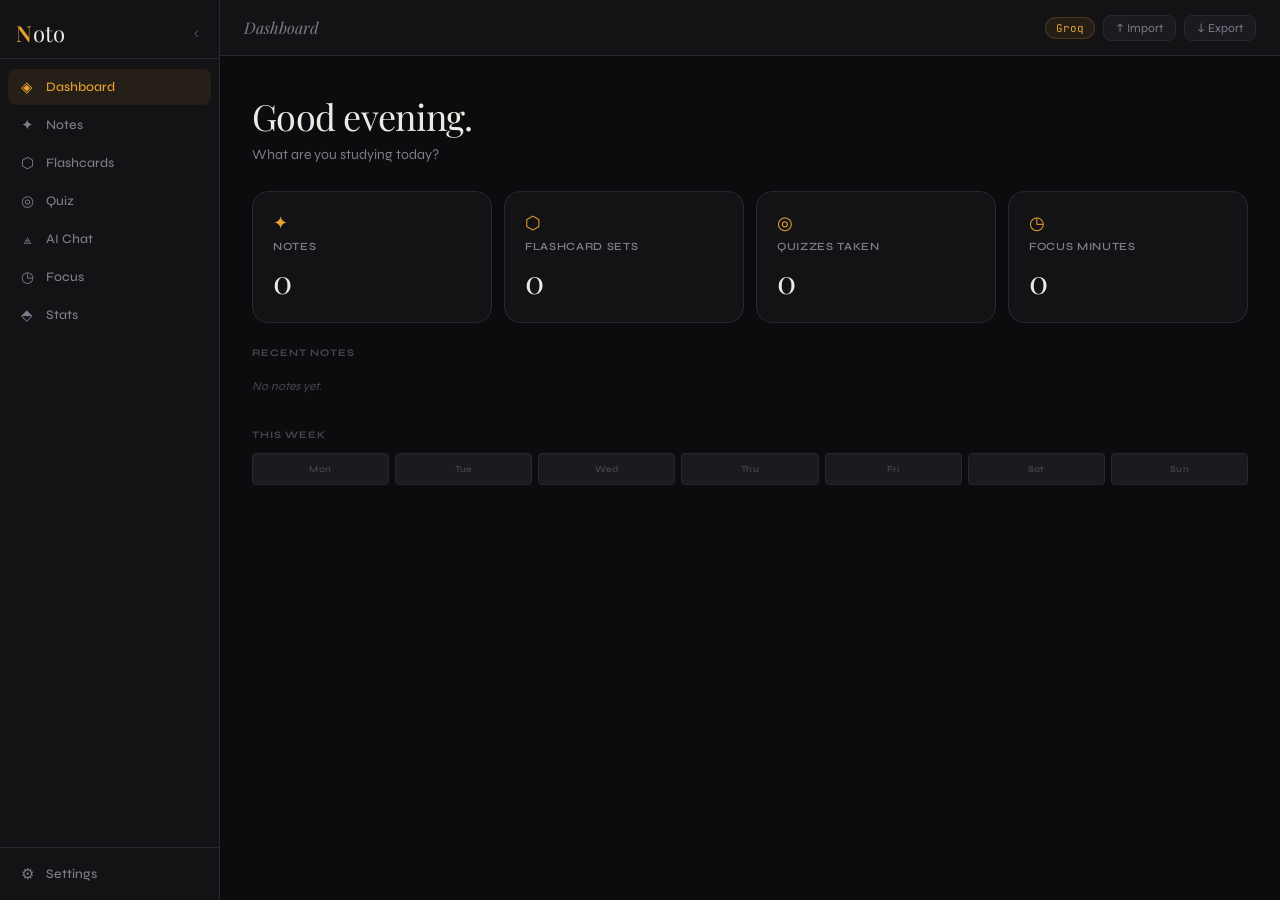
<file: index.html>
<!DOCTYPE html>
<html lang="en">
<head>
  <meta charset="UTF-8"/>
  <meta name="viewport" content="width=device-width, initial-scale=1.0"/>
  <title>Noto — Study Smarter</title>
  <link rel="preconnect" href="https://fonts.googleapis.com"/>
  <link rel="preconnect" href="https://fonts.gstatic.com" crossorigin/>
  <link href="https://fonts.googleapis.com/css2?family=Playfair+Display:ital,wght@0,400;0,600;1,400&family=Syne:wght@400;500;600;700&family=JetBrains+Mono:wght@400;500&display=swap" rel="stylesheet"/>
  <link rel="stylesheet" href="style.css"/>
</head>
<body>

<!-- ░░ SIDEBAR ░░ -->
<aside class="sidebar" id="sidebar">
  <div class="sidebar-top">
    <div class="wordmark">
      <span class="wordmark-n">N</span><span class="wordmark-rest">oto</span>
    </div>
    <button class="sidebar-toggle" id="sidebarToggle" title="Toggle sidebar">‹</button>
  </div>

  <nav class="nav">
    <button class="nav-item active" data-view="dashboard">
      <span class="nav-icon">◈</span><span class="nav-label">Dashboard</span>
    </button>
    <button class="nav-item" data-view="notes">
      <span class="nav-icon">✦</span><span class="nav-label">Notes</span>
    </button>
    <button class="nav-item" data-view="flashcards">
      <span class="nav-icon">⬡</span><span class="nav-label">Flashcards</span>
    </button>
    <button class="nav-item" data-view="quiz">
      <span class="nav-icon">◎</span><span class="nav-label">Quiz</span>
    </button>
    <button class="nav-item" data-view="chat">
      <span class="nav-icon">⟁</span><span class="nav-label">AI Chat</span>
    </button>
    <button class="nav-item" data-view="timer">
      <span class="nav-icon">◷</span><span class="nav-label">Focus</span>
    </button>
    <button class="nav-item" data-view="stats">
      <span class="nav-icon">⬘</span><span class="nav-label">Stats</span>
    </button>
  </nav>

  <div class="sidebar-bottom">
    <button class="nav-item" data-view="settings">
      <span class="nav-icon">⚙</span><span class="nav-label">Settings</span>
    </button>
  </div>
</aside>

<!-- ░░ MAIN ░░ -->
<main class="main" id="main">

  <!-- TOPBAR -->
  <div class="topbar">
    <div class="topbar-left">
      <button class="menu-btn" id="menuBtn">☰</button>
      <span class="view-title" id="viewTitle">Dashboard</span>
    </div>
    <div class="topbar-right">
      <div class="provider-badge" id="providerBadge">Groq</div>
      <button class="topbar-btn" id="importBtn" title="Import data">↑ Import</button>
      <button class="topbar-btn" id="exportBtn" title="Export data">↓ Export</button>
    </div>
  </div>

  <!-- ▸ DASHBOARD -->
  <section class="view active" id="view-dashboard">
    <div class="dash-hero">
      <div class="dash-greeting" id="dashGreeting">Good morning.</div>
      <div class="dash-sub">What are you studying today?</div>
    </div>
    <div class="dash-grid">
      <div class="dash-card" data-goto="notes">
        <div class="dash-card-icon">✦</div>
        <div class="dash-card-label">Notes</div>
        <div class="dash-card-count" id="statNotesCount">0</div>
      </div>
      <div class="dash-card" data-goto="flashcards">
        <div class="dash-card-icon">⬡</div>
        <div class="dash-card-label">Flashcard Sets</div>
        <div class="dash-card-count" id="statSetsCount">0</div>
      </div>
      <div class="dash-card" data-goto="quiz">
        <div class="dash-card-icon">◎</div>
        <div class="dash-card-label">Quizzes Taken</div>
        <div class="dash-card-count" id="statQuizCount">0</div>
      </div>
      <div class="dash-card" data-goto="timer">
        <div class="dash-card-icon">◷</div>
        <div class="dash-card-label">Focus Minutes</div>
        <div class="dash-card-count" id="statFocusCount">0</div>
      </div>
    </div>
    <div class="dash-recent">
      <div class="section-label">Recent Notes</div>
      <div class="recent-list" id="recentNotesList"></div>
    </div>
    <div class="dash-streak">
      <div class="section-label">This Week</div>
      <div class="streak-bar" id="streakBar"></div>
    </div>
  </section>

  <!-- ▸ NOTES -->
  <section class="view" id="view-notes">
    <div class="view-header">
      <h1 class="view-h1">Notes</h1>
      <div class="view-actions">
        <input type="text" class="search-input" id="noteSearch" placeholder="Search notes…"/>
        <button class="btn btn-primary" id="newNoteBtn">+ New Note</button>
      </div>
    </div>

    <div class="notes-layout">
      <!-- Note list -->
      <div class="notes-sidebar" id="notesSidebar">
        <div class="notes-list" id="notesList"></div>
      </div>
      <!-- Note editor -->
      <div class="note-editor" id="noteEditor">
        <div class="note-editor-empty" id="noteEditorEmpty">
          <span>✦</span>
          <p>Select a note or create a new one</p>
        </div>
        <div class="note-editor-active" id="noteEditorActive" style="display:none;">
          <input type="text" class="note-title-input" id="noteTitleInput" placeholder="Note title…"/>
          <div class="note-meta" id="noteMeta"></div>
          <textarea class="note-body-input" id="noteBodyInput" placeholder="Start writing…"></textarea>
          <div class="note-editor-bar">
            <button class="btn btn-ghost btn-sm" id="aiSummariseNoteBtn">✦ Summarise</button>
            <button class="btn btn-ghost btn-sm" id="noteToCardsBtn">⬡ Make Cards</button>
            <button class="btn btn-danger btn-sm" id="deleteNoteBtn">Delete</button>
          </div>
          <div class="ai-result-box" id="noteAiResult" style="display:none;"></div>
        </div>
      </div>
    </div>

    <!-- PDF Upload area -->
    <div class="pdf-drop-zone" id="pdfDropZone">
      <div class="pdf-drop-inner">
        <span class="pdf-drop-icon">⬆</span>
        <span>Drop a PDF or text file here to import as a note</span>
        <input type="file" id="pdfInput" accept=".pdf,.txt,.md" style="display:none;"/>
        <button class="btn btn-ghost btn-sm" id="pdfBrowseBtn">Browse file</button>
      </div>
    </div>
  </section>

  <!-- ▸ FLASHCARDS -->
  <section class="view" id="view-flashcards">
    <div class="view-header">
      <h1 class="view-h1">Flashcards</h1>
      <button class="btn btn-primary" id="generateCardsBtn">✦ Generate from Note</button>
    </div>

    <div class="fc-layout">
      <!-- Sets list -->
      <div class="fc-sets-panel">
        <div class="section-label">Your Sets</div>
        <div class="fc-sets-list" id="fcSetsList">
          <div class="empty-hint">No sets yet. Generate cards from a note.</div>
        </div>
      </div>

      <!-- Card viewer -->
      <div class="fc-viewer" id="fcViewer">
        <div class="fc-viewer-empty">
          <span>⬡</span>
          <p>Select a set to study</p>
        </div>
        <div class="fc-viewer-active" id="fcViewerActive" style="display:none;">
          <div class="fc-set-title" id="fcSetTitle"></div>
          <div class="fc-card-wrap">
            <div class="fc-card" id="fcCard">
              <div class="fc-card-inner">
                <div class="fc-card-front" id="fcCardFront"></div>
                <div class="fc-card-back" id="fcCardBack"></div>
              </div>
            </div>
          </div>
          <p class="fc-flip-hint">Click card to flip</p>
          <div class="fc-nav">
            <button class="btn btn-ghost" id="fcPrev">‹ Prev</button>
            <span class="fc-counter" id="fcCounter">1 / 1</span>
            <button class="btn btn-ghost" id="fcNext">Next ›</button>
          </div>
          <div class="fc-actions">
            <button class="btn btn-ghost btn-sm" id="fcExportBtn">⬇ Export</button>
            <button class="btn btn-danger btn-sm" id="fcDeleteSetBtn">Delete Set</button>
          </div>
        </div>
      </div>
    </div>

    <!-- Generate modal -->
    <div class="modal-overlay" id="genCardsModal" style="display:none;">
      <div class="modal">
        <div class="modal-title">Generate Flashcards</div>
        <div class="modal-label">Pick a note to generate from</div>
        <select class="modal-select" id="genCardsNoteSelect"></select>
        <div class="modal-label">Number of cards</div>
        <div class="modal-pills" id="cardCountPills">
          <button class="pill active" data-n="5">5</button>
          <button class="pill" data-n="10">10</button>
          <button class="pill" data-n="15">15</button>
        </div>
        <div class="modal-actions">
          <button class="btn btn-ghost" id="genCardsCancel">Cancel</button>
          <button class="btn btn-primary" id="genCardsConfirm">✦ Generate</button>
        </div>
        <div class="modal-status" id="genCardsStatus"></div>
      </div>
    </div>
  </section>

  <!-- ▸ QUIZ -->
  <section class="view" id="view-quiz">
    <div class="view-header">
      <h1 class="view-h1">Quiz</h1>
      <button class="btn btn-primary" id="startQuizBtn">✦ New Quiz</button>
    </div>

    <div class="quiz-layout">
      <div class="quiz-history-panel">
        <div class="section-label">Past Quizzes</div>
        <div class="quiz-history-list" id="quizHistoryList">
          <div class="empty-hint">No quizzes yet.</div>
        </div>
      </div>

      <div class="quiz-main-panel" id="quizMainPanel">
        <div class="quiz-idle">
          <span>◎</span>
          <p>Start a quiz to test your knowledge</p>
        </div>
        <div class="quiz-active" id="quizActive" style="display:none;">
          <div class="quiz-progress-bar"><div id="quizProgressFill"></div></div>
          <div class="quiz-q-num" id="quizQNum"></div>
          <div class="quiz-question" id="quizQuestion"></div>
          <div class="quiz-options" id="quizOptions"></div>
          <div class="quiz-feedback" id="quizFeedback"></div>
          <button class="btn btn-primary" id="quizNextBtn" style="display:none;">Next →</button>
          <div class="quiz-score-card" id="quizScoreCard" style="display:none;">
            <div class="quiz-score-num" id="quizScoreNum"></div>
            <div class="quiz-score-msg" id="quizScoreMsg"></div>
            <button class="btn btn-ghost" id="quizExportBtn">⬇ Export</button>
          </div>
        </div>
      </div>
    </div>

    <!-- Quiz setup modal -->
    <div class="modal-overlay" id="quizSetupModal" style="display:none;">
      <div class="modal">
        <div class="modal-title">New Quiz</div>
        <div class="modal-label">Source</div>
        <select class="modal-select" id="quizSourceSelect">
          <option value="note">From a Note</option>
          <option value="cards">From a Flashcard Set</option>
        </select>
        <div id="quizNoteRow">
          <div class="modal-label">Pick Note</div>
          <select class="modal-select" id="quizNoteSelect"></select>
        </div>
        <div id="quizCardsRow" style="display:none;">
          <div class="modal-label">Pick Set</div>
          <select class="modal-select" id="quizCardsSelect"></select>
        </div>
        <div class="modal-label">Questions</div>
        <div class="modal-pills" id="quizCountPills">
          <button class="pill active" data-n="5">5</button>
          <button class="pill" data-n="10">10</button>
        </div>
        <div class="modal-actions">
          <button class="btn btn-ghost" id="quizSetupCancel">Cancel</button>
          <button class="btn btn-primary" id="quizSetupConfirm">Start Quiz</button>
        </div>
        <div class="modal-status" id="quizSetupStatus"></div>
      </div>
    </div>
  </section>

  <!-- ▸ AI CHAT -->
  <section class="view" id="view-chat">
    <div class="view-header">
      <h1 class="view-h1">AI Chat</h1>
      <div class="view-actions">
        <select class="select-input" id="chatContextSelect">
          <option value="">No context (general)</option>
        </select>
        <button class="btn btn-ghost btn-sm" id="clearChatBtn">Clear</button>
      </div>
    </div>
    <div class="chat-layout">
      <div class="chat-messages" id="chatMessages">
        <div class="chat-welcome">
          <span class="chat-welcome-icon">⟁</span>
          <p>Ask anything. Attach a note as context for smarter answers.</p>
        </div>
      </div>
      <div class="chat-input-row">
        <textarea class="chat-input" id="chatInput" placeholder="Ask a question…" rows="1"></textarea>
        <button class="btn btn-primary chat-send" id="chatSendBtn">Send</button>
      </div>
    </div>
  </section>

  <!-- ▸ FOCUS TIMER -->
  <section class="view" id="view-timer">
    <div class="view-header">
      <h1 class="view-h1">Focus Timer</h1>
    </div>
    <div class="timer-layout">
      <div class="timer-ring-wrap">
        <svg class="timer-ring" viewBox="0 0 200 200">
          <circle class="ring-bg" cx="100" cy="100" r="88"/>
          <circle class="ring-fg" id="ringFg" cx="100" cy="100" r="88"
                  stroke-dasharray="553" stroke-dashoffset="0"/>
        </svg>
        <div class="timer-center">
          <div class="timer-display" id="timerDisplay">25:00</div>
          <div class="timer-label" id="timerLabel">Focus</div>
        </div>
      </div>

      <div class="timer-controls">
        <button class="btn btn-ghost timer-ctrl" id="timerReset">↺ Reset</button>
        <button class="btn btn-primary timer-ctrl timer-main" id="timerToggle">Start</button>
        <button class="btn btn-ghost timer-ctrl" id="timerSkip">Skip ⏭</button>
      </div>

      <div class="timer-sessions">
        <div class="section-label">Session</div>
        <div class="session-dots" id="sessionDots">
          <span class="dot"></span><span class="dot"></span>
          <span class="dot"></span><span class="dot"></span>
        </div>
      </div>

      <div class="timer-modes">
        <button class="pill active" data-mode="pomodoro" data-focus="25" data-break="5">Pomodoro 25/5</button>
        <button class="pill" data-mode="short" data-focus="15" data-break="3">Short 15/3</button>
        <button class="pill" data-mode="deep" data-focus="50" data-break="10">Deep Work 50/10</button>
      </div>

      <div class="timer-today">
        <div class="section-label">Today</div>
        <div class="timer-today-stat"><span id="todayFocusMin">0</span> min focused · <span id="todaySessions">0</span> sessions</div>
      </div>
    </div>
  </section>

  <!-- ▸ STATS -->
  <section class="view" id="view-stats">
    <div class="view-header">
      <h1 class="view-h1">Stats</h1>
    </div>
    <div class="stats-grid">
      <div class="stat-card">
        <div class="stat-card-label">Total Notes</div>
        <div class="stat-card-num" id="s-notes">0</div>
      </div>
      <div class="stat-card">
        <div class="stat-card-label">Flashcard Sets</div>
        <div class="stat-card-num" id="s-sets">0</div>
      </div>
      <div class="stat-card">
        <div class="stat-card-label">Total Cards</div>
        <div class="stat-card-num" id="s-cards">0</div>
      </div>
      <div class="stat-card">
        <div class="stat-card-label">Quizzes Taken</div>
        <div class="stat-card-num" id="s-quizzes">0</div>
      </div>
      <div class="stat-card">
        <div class="stat-card-label">Avg Quiz Score</div>
        <div class="stat-card-num" id="s-avg">—</div>
      </div>
      <div class="stat-card">
        <div class="stat-card-label">Focus Minutes</div>
        <div class="stat-card-num" id="s-focus">0</div>
      </div>
    </div>

    <div class="stats-section">
      <div class="section-label">Quiz History</div>
      <div class="stats-quiz-list" id="statsQuizList"></div>
    </div>

    <div class="stats-section">
      <div class="section-label">Study Activity (Last 7 Days)</div>
      <div class="activity-chart" id="activityChart"></div>
    </div>
  </section>

  <!-- ▸ SETTINGS -->
  <section class="view" id="view-settings">
    <div class="view-header">
      <h1 class="view-h1">Settings</h1>
    </div>
    <div class="settings-layout">

      <div class="settings-group">
        <div class="settings-group-title">AI Provider</div>
        <div class="provider-grid">
          <button class="provider-btn active" data-provider="groq">
            <span class="provider-name">Groq</span>
            <span class="provider-sub">Free · Fast · EU OK</span>
          </button>
          <button class="provider-btn" data-provider="openai">
            <span class="provider-name">OpenAI</span>
            <span class="provider-sub">GPT-4o mini</span>
          </button>
          <button class="provider-btn" data-provider="anthropic">
            <span class="provider-name">Claude</span>
            <span class="provider-sub">Haiku 3.5</span>
          </button>
          <button class="provider-btn" data-provider="cohere">
            <span class="provider-name">Cohere</span>
            <span class="provider-sub">Command R · Free tier</span>
          </button>
        </div>
        <div class="settings-key-row">
          <label class="settings-label" id="settingsKeyLabel">Groq API Key</label>
          <a class="settings-link" id="settingsKeyLink" href="https://console.groq.com" target="_blank">Get free key ↗</a>
        </div>
        <input type="password" class="text-input" id="settingsKeyInput" placeholder="Paste your API key…" autocomplete="off"/>
        <div class="settings-security">🔒 Stored only in your browser — never sent anywhere except the chosen provider.</div>
        <button class="btn btn-primary" id="settingsSaveKey">Save Key</button>
        <div class="settings-status" id="settingsKeyStatus"></div>
      </div>

      <div class="settings-group">
        <div class="settings-group-title">Data</div>
        <div class="settings-row">
          <div>
            <div class="settings-label">Export all data</div>
            <div class="settings-hint">Download a JSON backup of all your notes, cards and stats.</div>
          </div>
          <button class="btn btn-ghost" id="exportAllBtn">⬇ Export</button>
        </div>
        <div class="settings-row">
          <div>
            <div class="settings-label">Import data</div>
            <div class="settings-hint">Restore from a Noto JSON backup.</div>
          </div>
          <button class="btn btn-ghost" id="importAllBtn">↑ Import</button>
          <input type="file" id="importFileInput" accept=".json" style="display:none;"/>
        </div>
        <div class="settings-row danger-row">
          <div>
            <div class="settings-label">Clear all data</div>
            <div class="settings-hint">Permanently delete everything stored in Noto.</div>
          </div>
          <button class="btn btn-danger" id="clearAllBtn">Clear</button>
        </div>
      </div>

    </div>
  </section>

</main>

<!-- ░░ EXPORT FORMAT MODAL ░░ -->
<div class="modal-overlay" id="exportFmtModal" style="display:none;">
  <div class="modal">
    <div class="modal-title">Export format</div>
    <div class="modal-options">
      <button class="modal-opt" data-fmt="txt">📄 Text (.txt)</button>
      <button class="modal-opt" data-fmt="csv">📊 CSV (.csv)</button>
      <button class="modal-opt" data-fmt="json">🗂 JSON (.json)</button>
      <button class="modal-opt" data-fmt="md">✍ Markdown (.md)</button>
    </div>
    <button class="btn btn-ghost btn-sm full" id="exportFmtCancel">Cancel</button>
  </div>
</div>

<script src="app.js"></script>
</body>
</html>
</file>
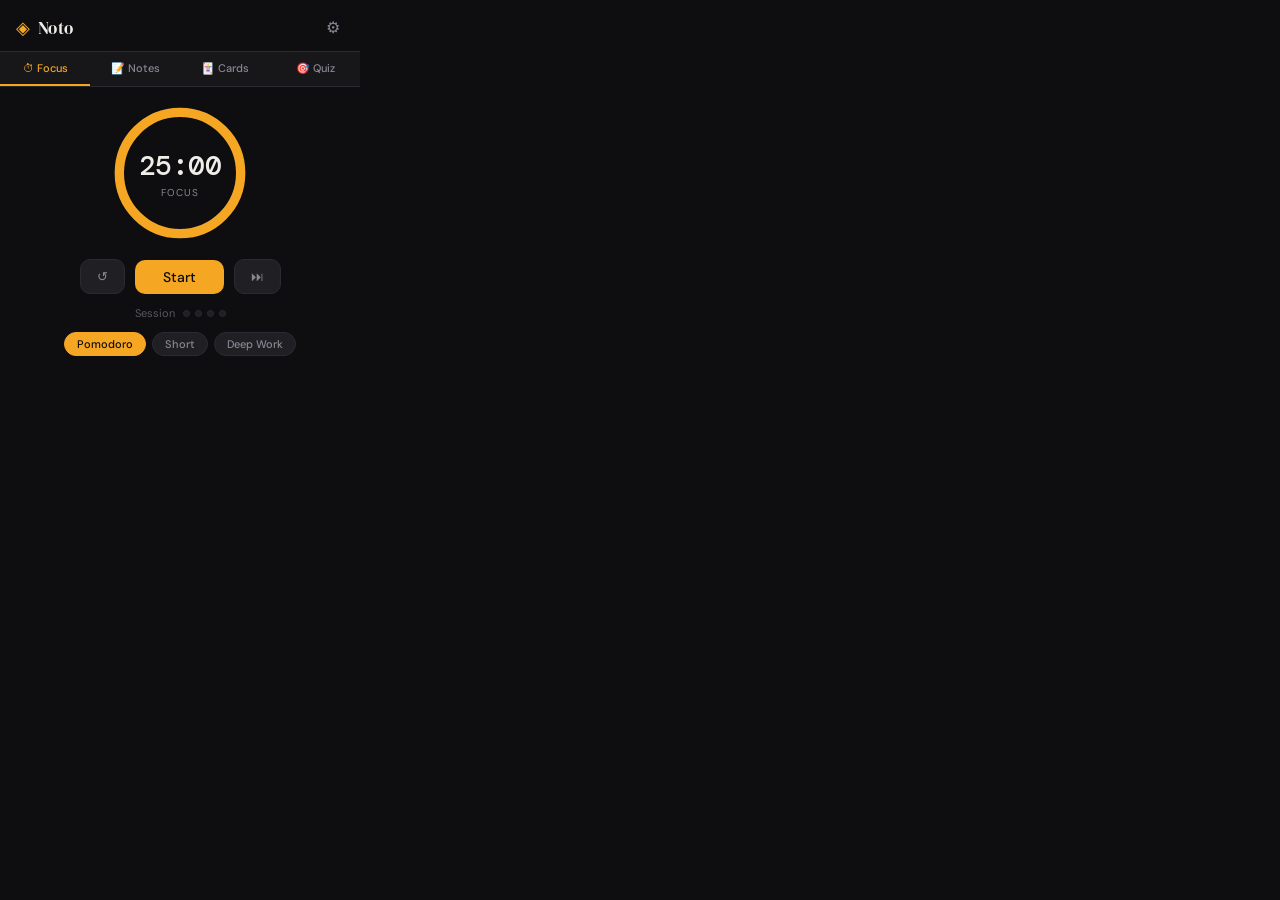
<file: extension/popup.html>
<!DOCTYPE html>
<html lang="en">
<head>
  <meta charset="UTF-8" />
  <meta name="viewport" content="width=device-width, initial-scale=1.0" />
  <title>Noto</title>
  <link rel="preconnect" href="https://fonts.googleapis.com" />
  <link rel="preconnect" href="https://fonts.gstatic.com" crossorigin />
  <link href="https://fonts.googleapis.com/css2?family=DM+Serif+Display:ital@0;1&family=DM+Mono:wght@400;500&family=DM+Sans:wght@300;400;500;600&display=swap" rel="stylesheet" />
  <link rel="stylesheet" href="popup.css" />
</head>
<body>
  <div class="shell">

    <!-- Header -->
    <header class="header">
      <div class="logo">
        <span class="logo-icon">◈</span>
        <span class="logo-text">Noto</span>
      </div>
      <button class="settings-btn" id="settingsBtn" title="Settings">⚙</button>
    </header>

    <!-- Settings Panel -->
    <div class="panel" id="settingsPanel" style="display:none;">
      <div class="panel-title">AI Provider</div>

      <div class="provider-grid">
        <button class="provider-btn active" data-provider="groq">
          <span class="provider-name">Groq</span>
          <span class="provider-sub">Free · Fast</span>
        </button>
        <button class="provider-btn" data-provider="openai">
          <span class="provider-name">OpenAI</span>
          <span class="provider-sub">GPT-4o mini</span>
        </button>
        <button class="provider-btn" data-provider="anthropic">
          <span class="provider-name">Claude</span>
          <span class="provider-sub">Haiku 3.5</span>
        </button>
        <button class="provider-btn" data-provider="cohere">
          <span class="provider-name">Cohere</span>
          <span class="provider-sub">Command R</span>
        </button>
      </div>

      <div class="key-row">
        <label class="key-label" id="keyLabel">Groq API Key</label>
        <a class="key-link" id="keyLink" href="https://console.groq.com" target="_blank">Get key ↗</a>
      </div>
      <input type="password" id="apiKeyInput" class="text-input" placeholder="Paste your API key…" autocomplete="off" />
      <div class="key-security-note">🔒 Stored only on your device — never shared.</div>
      <button class="btn btn-primary" id="saveKeyBtn">Save Key</button>
      <div class="status-msg" id="keyStatus"></div>
    </div>

    <!-- Nav Tabs -->
    <nav class="tabs">
      <button class="tab active" data-tab="timer">⏱ Focus</button>
      <button class="tab" data-tab="notes">📝 Notes</button>
      <button class="tab" data-tab="flashcards">🃏 Cards</button>
      <button class="tab" data-tab="quiz">🎯 Quiz</button>
    </nav>

    <!-- ── TAB: TIMER ── -->
    <div class="tab-content active" id="tab-timer">
      <div class="timer-ring-wrap">
        <svg class="timer-ring" viewBox="0 0 120 120">
          <circle class="ring-bg" cx="60" cy="60" r="52"/>
          <circle class="ring-fg" id="ringFg" cx="60" cy="60" r="52"
                  stroke-dasharray="326.7" stroke-dashoffset="0"/>
        </svg>
        <div class="timer-center">
          <div class="timer-display" id="timerDisplay">25:00</div>
          <div class="timer-label" id="timerLabel">Focus</div>
        </div>
      </div>
      <div class="timer-controls">
        <button class="btn btn-ghost" id="timerReset">↺</button>
        <button class="btn btn-primary timer-big" id="timerToggle">Start</button>
        <button class="btn btn-ghost" id="timerSkip">⏭</button>
      </div>
      <div class="session-row">
        <span class="session-label">Session</span>
        <div class="session-dots" id="sessionDots">
          <span class="dot"></span><span class="dot"></span>
          <span class="dot"></span><span class="dot"></span>
        </div>
      </div>
      <div class="mode-pills">
        <button class="pill active" data-mode="pomodoro" data-focus="25" data-break="5">Pomodoro</button>
        <button class="pill" data-mode="short" data-focus="15" data-break="3">Short</button>
        <button class="pill" data-mode="deep" data-focus="50" data-break="10">Deep Work</button>
      </div>
    </div>

    <!-- ── TAB: NOTES ── -->
    <div class="tab-content" id="tab-notes">
      <div class="notes-toolbar">
        <button class="btn btn-ghost btn-sm" id="clearNotesBtn">Clear</button>
        <button class="btn btn-ghost btn-sm" id="exportNotesBtn">⬇ Export</button>
      </div>
      <div class="notes-list" id="notesList">
        <div class="empty-state">
          <span>📋</span>
          <p>Highlight text on any page, then right-click → <em>Save to Noto</em></p>
        </div>
      </div>
      <div class="notes-add-row">
        <input type="text" class="text-input" id="manualNoteInput" placeholder="Type a note..." />
        <button class="btn btn-primary btn-sm" id="addNoteBtn">Add</button>
      </div>
    </div>

    <!-- ── TAB: FLASHCARDS ── -->
    <div class="tab-content" id="tab-flashcards">
      <div class="ai-source-row">
        <span class="ai-label">Generate from</span>
        <div class="source-pills">
          <button class="pill active" data-source="selection">Selection</button>
          <button class="pill" data-source="notes">My Notes</button>
        </div>
      </div>
      <div class="ai-hint" id="fcHint">Select text on a page, then generate cards.</div>
      <button class="btn btn-primary full" id="generateCardsBtn">
        <span id="generateCardsBtnLabel">✦ Generate Flashcards</span>
      </button>
      <div id="flashcardsArea" style="display:none;">
        <div class="card-nav">
          <button class="btn btn-ghost btn-sm" id="prevCard">‹</button>
          <span class="card-counter" id="cardCounter">1 / 1</span>
          <button class="btn btn-ghost btn-sm" id="nextCard">›</button>
        </div>
        <div class="flashcard" id="flashcard">
          <div class="flashcard-inner" id="flashcardInner">
            <div class="flashcard-front" id="flashcardFront"></div>
            <div class="flashcard-back" id="flashcardBack"></div>
          </div>
        </div>
        <p class="flip-hint">Click card to flip</p>
        <button class="btn btn-ghost btn-sm full" id="exportCardsBtn">⬇ Download Flashcards</button>
      </div>
      <div class="ai-status" id="fcStatus"></div>
    </div>

    <!-- ── TAB: QUIZ ── -->
    <div class="tab-content" id="tab-quiz">
      <div class="ai-source-row">
        <span class="ai-label">Quiz from</span>
        <div class="source-pills">
          <button class="pill active" data-source="page">This Page</button>
          <button class="pill" data-source="notes">My Notes</button>
        </div>
      </div>
      <button class="btn btn-primary full" id="generateQuizBtn">
        <span id="generateQuizBtnLabel">✦ Generate Quiz</span>
      </button>
      <div id="quizArea" style="display:none;">
        <div class="quiz-progress-bar"><div id="quizProgressFill"></div></div>
        <div class="quiz-q-num" id="quizQNum">Question 1 of 5</div>
        <div class="quiz-question" id="quizQuestion"></div>
        <div class="quiz-options" id="quizOptions"></div>
        <div class="quiz-feedback" id="quizFeedback"></div>
        <button class="btn btn-primary full" id="quizNextBtn" style="display:none;">Next →</button>
        <div class="quiz-score" id="quizScore" style="display:none;"></div>
        <button class="btn btn-ghost btn-sm full" id="exportQuizBtn" style="display:none;">⬇ Download Quiz</button>
      </div>
      <div class="ai-status" id="quizStatus"></div>
    </div>

    <!-- ── EXPORT MODAL ── -->
    <div class="modal-overlay" id="exportModal" style="display:none;">
      <div class="modal">
        <div class="modal-title">Download as…</div>
        <div class="modal-options">
          <button class="modal-opt" data-fmt="txt">📄 Text (.txt)</button>
          <button class="modal-opt" data-fmt="csv">📊 CSV (.csv)</button>
          <button class="modal-opt" data-fmt="json">🗂 JSON (.json)</button>
          <button class="modal-opt" data-fmt="md">✍ Markdown (.md)</button>
        </div>
        <button class="btn btn-ghost btn-sm full" id="modalCancel">Cancel</button>
      </div>
    </div>

  </div>
  <script src="popup.js"></script>
</body>
</html>
</file>
<file: style.css>
/* ═══════════════════════════════════════════════════════
   Noto — style.css
   Refined editorial dark · Playfair + Syne · Amber accent
═══════════════════════════════════════════════════════ */

:root {
  --bg:        #0c0c0e;
  --surface:   #131316;
  --surface2:  #1a1a1f;
  --surface3:  #222228;
  --border:    #27272e;
  --border2:   #333340;
  --accent:    #e8a030;
  --accent2:   #d4881a;
  --accent-bg: rgba(232,160,48,0.08);
  --text:      #edeae4;
  --text2:     #7e7b8a;
  --text3:     #48464f;
  --green:     #4db87a;
  --red:       #d95f5f;
  --radius:    10px;
  --radius-lg: 16px;
  --font:      'Syne', sans-serif;
  --font-d:    'Playfair Display', serif;
  --font-m:    'JetBrains Mono', monospace;
  --sidebar-w: 220px;
  --topbar-h:  56px;
}

/* ─── Reset ── */
*, *::before, *::after { box-sizing: border-box; margin: 0; padding: 0; }
html, body { height: 100%; overflow: hidden; }
body {
  background: var(--bg); color: var(--text);
  font-family: var(--font); font-size: 14px;
  display: flex;
  -webkit-font-smoothing: antialiased;
}

/* ═══════════════════════════════════════════════════════
   SIDEBAR
═══════════════════════════════════════════════════════ */
.sidebar {
  width: var(--sidebar-w);
  background: var(--surface);
  border-right: 1px solid var(--border);
  display: flex; flex-direction: column;
  flex-shrink: 0;
  transition: width 0.25s ease;
  overflow: hidden;
}
.sidebar.collapsed { width: 56px; }
.sidebar.collapsed .nav-label,
.sidebar.collapsed .wordmark-rest,
.sidebar.collapsed .sidebar-toggle { opacity: 0; pointer-events: none; }
.sidebar.collapsed .nav-item { justify-content: center; padding: 10px; }
.sidebar.collapsed .wordmark { justify-content: center; }

.sidebar-top {
  display: flex; align-items: center; justify-content: space-between;
  padding: 20px 16px 12px;
  border-bottom: 1px solid var(--border);
}
.wordmark {
  display: flex; align-items: baseline; gap: 1px;
  white-space: nowrap;
}
.wordmark-n {
  font-family: var(--font-d); font-size: 22px; font-weight: 600;
  color: var(--accent); line-height: 1;
}
.wordmark-rest {
  font-family: var(--font-d); font-size: 22px; font-weight: 400;
  color: var(--text); line-height: 1;
  transition: opacity 0.2s;
}
.sidebar-toggle {
  background: none; border: none; cursor: pointer;
  color: var(--text3); font-size: 16px; padding: 4px;
  transition: color 0.2s, opacity 0.2s;
}
.sidebar-toggle:hover { color: var(--text); }

.nav { flex: 1; padding: 10px 8px; display: flex; flex-direction: column; gap: 2px; }
.nav-item {
  display: flex; align-items: center; gap: 10px;
  background: none; border: none; cursor: pointer;
  color: var(--text2); font-family: var(--font); font-size: 13px; font-weight: 500;
  padding: 9px 10px; border-radius: 8px;
  transition: all 0.15s; white-space: nowrap; width: 100%; text-align: left;
}
.nav-item:hover { background: var(--surface2); color: var(--text); }
.nav-item.active { background: var(--accent-bg); color: var(--accent); }
.nav-icon { font-size: 15px; flex-shrink: 0; width: 18px; text-align: center; }
.nav-label { transition: opacity 0.2s; }

.sidebar-bottom {
  padding: 8px; border-top: 1px solid var(--border);
}

/* ═══════════════════════════════════════════════════════
   MAIN
═══════════════════════════════════════════════════════ */
.main {
  flex: 1; display: flex; flex-direction: column;
  overflow: hidden; min-width: 0;
}

/* ─── Topbar ── */
.topbar {
  height: var(--topbar-h); flex-shrink: 0;
  display: flex; align-items: center; justify-content: space-between;
  padding: 0 24px; border-bottom: 1px solid var(--border);
  background: var(--surface);
}
.topbar-left { display: flex; align-items: center; gap: 12px; }
.menu-btn {
  background: none; border: none; cursor: pointer;
  color: var(--text2); font-size: 18px; display: none; padding: 4px;
}
.view-title {
  font-family: var(--font-d); font-size: 16px; font-style: italic;
  color: var(--text2);
}
.topbar-right { display: flex; align-items: center; gap: 8px; }
.provider-badge {
  font-size: 11px; font-family: var(--font-m);
  background: var(--accent-bg); color: var(--accent);
  border: 1px solid rgba(232,160,48,0.2);
  border-radius: 20px; padding: 3px 10px;
}
.topbar-btn {
  background: var(--surface2); border: 1px solid var(--border);
  color: var(--text2); border-radius: 8px;
  padding: 5px 12px; font-size: 12px; font-family: var(--font);
  cursor: pointer; transition: all 0.15s;
}
.topbar-btn:hover { color: var(--text); border-color: var(--border2); }

/* ─── Views ── */
.view {
  display: none; flex: 1; overflow-y: auto;
  padding: 28px 32px;
  animation: fadeUp 0.2s ease;
}
.view.active { display: flex; flex-direction: column; gap: 24px; }

.view-header {
  display: flex; align-items: center; justify-content: space-between;
  flex-wrap: wrap; gap: 12px;
}
.view-h1 {
  font-family: var(--font-d); font-size: 28px; font-weight: 400;
  color: var(--text); letter-spacing: -0.01em;
}
.view-actions { display: flex; align-items: center; gap: 8px; flex-wrap: wrap; }

/* ═══════════════════════════════════════════════════════
   SHARED COMPONENTS
═══════════════════════════════════════════════════════ */

/* Buttons */
.btn {
  display: inline-flex; align-items: center; justify-content: center; gap: 6px;
  border: none; cursor: pointer; font-family: var(--font);
  font-size: 13px; font-weight: 600; border-radius: var(--radius);
  padding: 8px 18px; transition: all 0.15s; white-space: nowrap;
}
.btn-primary { background: var(--accent); color: #0c0c0e; }
.btn-primary:hover { background: var(--accent2); }
.btn-ghost { background: var(--surface2); color: var(--text2); border: 1px solid var(--border); }
.btn-ghost:hover { color: var(--text); border-color: var(--border2); }
.btn-danger { background: rgba(217,95,95,0.12); color: var(--red); border: 1px solid rgba(217,95,95,0.2); }
.btn-danger:hover { background: rgba(217,95,95,0.2); }
.btn-sm { font-size: 12px; padding: 5px 12px; }
.btn.full { width: 100%; }
.btn:disabled { opacity: 0.4; cursor: not-allowed; }

/* Inputs */
.text-input, .search-input, .select-input {
  background: var(--surface2); border: 1px solid var(--border);
  color: var(--text); border-radius: var(--radius);
  padding: 8px 12px; font-family: var(--font); font-size: 13px;
  outline: none; transition: border-color 0.2s;
}
.text-input:focus, .search-input:focus, .select-input:focus { border-color: var(--accent); }
.text-input::placeholder, .search-input::placeholder { color: var(--text3); }
.search-input { width: 200px; }
.select-input { cursor: pointer; }

/* Section label */
.section-label {
  font-size: 10px; font-weight: 700; letter-spacing: 0.1em;
  text-transform: uppercase; color: var(--text3); margin-bottom: 8px;
}

/* Pills */
.pill {
  background: var(--surface2); border: 1px solid var(--border);
  color: var(--text2); border-radius: 20px;
  padding: 5px 14px; font-size: 12px; font-family: var(--font);
  cursor: pointer; font-weight: 500; transition: all 0.15s;
}
.pill:hover { color: var(--text); border-color: var(--border2); }
.pill.active { background: var(--accent); color: #0c0c0e; border-color: var(--accent); }

/* Empty hint */
.empty-hint { color: var(--text3); font-size: 12px; font-style: italic; padding: 12px 0; }

/* AI result box */
.ai-result-box {
  background: var(--surface2); border: 1px solid var(--border);
  border-radius: var(--radius); padding: 14px; font-size: 13px;
  line-height: 1.7; color: var(--text2); white-space: pre-wrap;
}

/* Modal */
.modal-overlay {
  position: fixed; inset: 0; z-index: 200;
  background: rgba(0,0,0,0.65);
  display: flex; align-items: center; justify-content: center;
  animation: fadeIn 0.15s ease;
}
.modal {
  background: var(--surface); border: 1px solid var(--border2);
  border-radius: var(--radius-lg); padding: 24px;
  width: 360px; max-width: 90vw;
  display: flex; flex-direction: column; gap: 12px;
  box-shadow: 0 24px 64px rgba(0,0,0,0.7);
  animation: slideUp 0.2s ease;
}
.modal-title {
  font-family: var(--font-d); font-size: 18px; color: var(--text);
}
.modal-label { font-size: 11px; font-weight: 700; letter-spacing: 0.08em; text-transform: uppercase; color: var(--text3); }
.modal-select {
  width: 100%; background: var(--surface2); border: 1px solid var(--border);
  color: var(--text); border-radius: var(--radius); padding: 8px 12px;
  font-family: var(--font); font-size: 13px; outline: none;
}
.modal-pills { display: flex; gap: 6px; flex-wrap: wrap; }
.modal-actions { display: flex; gap: 8px; justify-content: flex-end; }
.modal-status { font-size: 12px; color: var(--text2); font-style: italic; min-height: 16px; }
.modal-options { display: flex; flex-direction: column; gap: 6px; }
.modal-opt {
  background: var(--surface2); border: 1px solid var(--border);
  color: var(--text); border-radius: 8px; padding: 10px 14px;
  font-size: 13px; font-family: var(--font); cursor: pointer; text-align: left;
  transition: all 0.15s;
}
.modal-opt:hover { border-color: var(--accent); color: var(--accent); }

/* ═══════════════════════════════════════════════════════
   DASHBOARD
═══════════════════════════════════════════════════════ */
.dash-hero { padding: 8px 0 4px; }
.dash-greeting {
  font-family: var(--font-d); font-size: 36px; font-weight: 400;
  color: var(--text); letter-spacing: -0.02em;
  animation: fadeUp 0.4s ease;
}
.dash-sub { color: var(--text2); font-size: 14px; margin-top: 6px; }

.dash-grid {
  display: grid; grid-template-columns: repeat(4, 1fr); gap: 12px;
}
.dash-card {
  background: var(--surface); border: 1px solid var(--border);
  border-radius: var(--radius-lg); padding: 20px;
  cursor: pointer; transition: all 0.2s;
  display: flex; flex-direction: column; gap: 6px;
}
.dash-card:hover { border-color: var(--accent); transform: translateY(-2px); }
.dash-card-icon { font-size: 18px; color: var(--accent); }
.dash-card-label { font-size: 11px; font-weight: 600; letter-spacing: 0.06em; text-transform: uppercase; color: var(--text2); }
.dash-card-count { font-family: var(--font-d); font-size: 32px; color: var(--text); }

.dash-recent, .dash-streak { display: flex; flex-direction: column; }
.recent-list { display: flex; flex-direction: column; gap: 6px; }
.recent-note-item {
  background: var(--surface); border: 1px solid var(--border);
  border-radius: 8px; padding: 10px 14px;
  cursor: pointer; transition: border-color 0.15s;
  display: flex; justify-content: space-between; align-items: center;
}
.recent-note-item:hover { border-color: var(--border2); }
.recent-note-title { font-size: 13px; font-weight: 500; }
.recent-note-date { font-size: 11px; color: var(--text3); font-family: var(--font-m); }

.streak-bar {
  display: flex; gap: 6px; margin-top: 4px;
}
.streak-day {
  flex: 1; border-radius: 4px; height: 32px;
  background: var(--surface2); border: 1px solid var(--border);
  display: flex; flex-direction: column; align-items: center; justify-content: center;
  gap: 2px; font-size: 10px; color: var(--text3);
  transition: background 0.2s;
}
.streak-day.active { background: var(--accent-bg); border-color: rgba(232,160,48,0.3); color: var(--accent); }
.streak-day-label { font-size: 9px; font-weight: 600; letter-spacing: 0.05em; }

/* ═══════════════════════════════════════════════════════
   NOTES
═══════════════════════════════════════════════════════ */
.notes-layout {
  display: grid; grid-template-columns: 280px 1fr; gap: 16px;
  flex: 1; min-height: 0;
}
.notes-sidebar {
  background: var(--surface); border: 1px solid var(--border);
  border-radius: var(--radius-lg); overflow-y: auto;
}
.notes-list { display: flex; flex-direction: column; padding: 8px; gap: 2px; }
.note-list-item {
  padding: 10px 12px; border-radius: 8px;
  cursor: pointer; transition: background 0.15s;
  border: 1px solid transparent;
}
.note-list-item:hover { background: var(--surface2); }
.note-list-item.active { background: var(--accent-bg); border-color: rgba(232,160,48,0.2); }
.note-list-title { font-size: 13px; font-weight: 500; color: var(--text); white-space: nowrap; overflow: hidden; text-overflow: ellipsis; }
.note-list-preview { font-size: 11px; color: var(--text3); margin-top: 2px; white-space: nowrap; overflow: hidden; text-overflow: ellipsis; }
.note-list-date { font-size: 10px; color: var(--text3); font-family: var(--font-m); margin-top: 3px; }

.note-editor {
  background: var(--surface); border: 1px solid var(--border);
  border-radius: var(--radius-lg); display: flex; flex-direction: column;
  overflow: hidden;
}
.note-editor-empty {
  flex: 1; display: flex; flex-direction: column;
  align-items: center; justify-content: center; gap: 10px;
  color: var(--text3); font-size: 13px;
}
.note-editor-empty span { font-size: 32px; color: var(--text3); }

.note-editor-active { flex: 1; display: flex; flex-direction: column; }
.note-title-input {
  background: none; border: none; border-bottom: 1px solid var(--border);
  color: var(--text); font-family: var(--font-d); font-size: 22px;
  padding: 18px 20px 14px; outline: none; font-weight: 400;
}
.note-title-input::placeholder { color: var(--text3); }
.note-meta { padding: 6px 20px; font-size: 11px; color: var(--text3); font-family: var(--font-m); border-bottom: 1px solid var(--border); }
.note-body-input {
  flex: 1; background: none; border: none; color: var(--text);
  font-family: var(--font); font-size: 14px; line-height: 1.8;
  padding: 16px 20px; outline: none; resize: none;
}
.note-body-input::placeholder { color: var(--text3); }
.note-editor-bar {
  display: flex; gap: 8px; padding: 12px 20px;
  border-top: 1px solid var(--border); background: var(--surface);
}
.note-editor-bar .btn-danger { margin-left: auto; }

.pdf-drop-zone {
  border: 1px dashed var(--border2); border-radius: var(--radius-lg);
  padding: 16px; transition: border-color 0.2s;
}
.pdf-drop-zone.drag-over { border-color: var(--accent); background: var(--accent-bg); }
.pdf-drop-inner {
  display: flex; align-items: center; gap: 12px;
  color: var(--text3); font-size: 12px;
}
.pdf-drop-icon { font-size: 20px; color: var(--text3); }

/* ═══════════════════════════════════════════════════════
   FLASHCARDS
═══════════════════════════════════════════════════════ */
.fc-layout { display: grid; grid-template-columns: 240px 1fr; gap: 16px; flex: 1; min-height: 0; }
.fc-sets-panel {
  background: var(--surface); border: 1px solid var(--border);
  border-radius: var(--radius-lg); padding: 16px; overflow-y: auto;
}
.fc-sets-list { display: flex; flex-direction: column; gap: 4px; }
.fc-set-item {
  padding: 10px 12px; border-radius: 8px; cursor: pointer;
  border: 1px solid transparent; transition: all 0.15s;
}
.fc-set-item:hover { background: var(--surface2); }
.fc-set-item.active { background: var(--accent-bg); border-color: rgba(232,160,48,0.2); }
.fc-set-name { font-size: 13px; font-weight: 500; color: var(--text); }
.fc-set-meta { font-size: 11px; color: var(--text3); margin-top: 2px; }

.fc-viewer {
  background: var(--surface); border: 1px solid var(--border);
  border-radius: var(--radius-lg); display: flex; flex-direction: column;
  align-items: center; justify-content: center; padding: 32px;
}
.fc-viewer-empty { text-align: center; color: var(--text3); }
.fc-viewer-empty span { font-size: 40px; display: block; margin-bottom: 12px; }

.fc-viewer-active {
  width: 100%; display: flex; flex-direction: column; align-items: center; gap: 16px;
}
.fc-set-title { font-family: var(--font-d); font-size: 18px; color: var(--text); }

.fc-card-wrap { width: 100%; max-width: 520px; }
.fc-card { width: 100%; height: 180px; perspective: 1000px; cursor: pointer; }
.fc-card-inner {
  width: 100%; height: 100%; position: relative;
  transform-style: preserve-3d;
  transition: transform 0.5s cubic-bezier(.4,0,.2,1);
  border-radius: var(--radius-lg);
}
.fc-card.flipped .fc-card-inner { transform: rotateY(180deg); }
.fc-card-front, .fc-card-back {
  position: absolute; inset: 0; border-radius: var(--radius-lg);
  backface-visibility: hidden;
  display: flex; align-items: center; justify-content: center;
  padding: 24px; text-align: center;
  font-size: 15px; line-height: 1.6;
}
.fc-card-front {
  background: var(--surface2); border: 1px solid var(--border2); color: var(--text);
}
.fc-card-back {
  background: linear-gradient(135deg, #1c1508, #231c06);
  border: 1px solid var(--accent); color: var(--accent);
  transform: rotateY(180deg);
}
.fc-flip-hint { font-size: 11px; color: var(--text3); }
.fc-nav { display: flex; align-items: center; gap: 16px; }
.fc-counter { font-size: 12px; color: var(--text2); font-family: var(--font-m); }
.fc-actions { display: flex; gap: 8px; }

/* ═══════════════════════════════════════════════════════
   QUIZ
═══════════════════════════════════════════════════════ */
.quiz-layout { display: grid; grid-template-columns: 240px 1fr; gap: 16px; flex: 1; min-height: 0; }
.quiz-history-panel {
  background: var(--surface); border: 1px solid var(--border);
  border-radius: var(--radius-lg); padding: 16px; overflow-y: auto;
}
.quiz-history-list { display: flex; flex-direction: column; gap: 6px; }
.quiz-history-item {
  background: var(--surface2); border: 1px solid var(--border);
  border-radius: 8px; padding: 10px 12px;
}
.quiz-history-score { font-size: 16px; font-family: var(--font-d); color: var(--accent); }
.quiz-history-meta { font-size: 11px; color: var(--text3); margin-top: 2px; }

.quiz-main-panel {
  background: var(--surface); border: 1px solid var(--border);
  border-radius: var(--radius-lg); padding: 32px;
  display: flex; flex-direction: column; gap: 16px;
  overflow-y: auto;
}
.quiz-idle { text-align: center; color: var(--text3); margin: auto; }
.quiz-idle span { font-size: 48px; display: block; margin-bottom: 12px; }
.quiz-active { display: flex; flex-direction: column; gap: 14px; }
.quiz-progress-bar { width: 100%; height: 3px; background: var(--surface2); border-radius: 2px; overflow: hidden; }
#quizProgressFill { height: 100%; background: var(--accent); border-radius: 2px; transition: width 0.4s ease; width: 0%; }
.quiz-q-num { font-size: 11px; font-weight: 700; letter-spacing: 0.08em; text-transform: uppercase; color: var(--text3); }
.quiz-question { font-size: 16px; line-height: 1.6; color: var(--text); font-family: var(--font-d); font-weight: 400; }
.quiz-options { display: flex; flex-direction: column; gap: 8px; }
.quiz-option {
  background: var(--surface2); border: 1px solid var(--border);
  color: var(--text); border-radius: 10px; padding: 12px 16px;
  font-size: 13px; font-family: var(--font); cursor: pointer;
  text-align: left; transition: all 0.15s;
}
.quiz-option:hover:not(:disabled) { border-color: var(--accent); color: var(--accent); }
.quiz-option.correct { background: rgba(77,184,122,0.1); border-color: var(--green); color: var(--green); }
.quiz-option.wrong   { background: rgba(217,95,95,0.1);  border-color: var(--red);   color: var(--red);   }
.quiz-option:disabled { cursor: default; }
.quiz-feedback { font-size: 13px; color: var(--text2); font-style: italic; min-height: 18px; }
.quiz-score-card {
  background: var(--surface2); border: 1px solid var(--border);
  border-radius: var(--radius-lg); padding: 28px; text-align: center;
  display: flex; flex-direction: column; gap: 8px; align-items: center;
}
.quiz-score-num { font-family: var(--font-d); font-size: 48px; color: var(--accent); }
.quiz-score-msg { font-size: 14px; color: var(--text2); }

/* ═══════════════════════════════════════════════════════
   AI CHAT
═══════════════════════════════════════════════════════ */
.chat-layout {
  flex: 1; display: flex; flex-direction: column; gap: 12px;
  min-height: 0; background: var(--surface);
  border: 1px solid var(--border); border-radius: var(--radius-lg); overflow: hidden;
}
.chat-messages {
  flex: 1; overflow-y: auto; padding: 20px;
  display: flex; flex-direction: column; gap: 14px;
}
.chat-welcome {
  display: flex; flex-direction: column; align-items: center;
  justify-content: center; gap: 10px; flex: 1;
  color: var(--text3); text-align: center; font-size: 13px;
}
.chat-welcome-icon { font-size: 40px; color: var(--text3); }

.chat-msg { display: flex; gap: 10px; max-width: 80%; }
.chat-msg.user { align-self: flex-end; flex-direction: row-reverse; }
.chat-msg.assistant { align-self: flex-start; }
.chat-bubble {
  border-radius: 14px; padding: 12px 16px;
  font-size: 13px; line-height: 1.7; white-space: pre-wrap;
}
.chat-msg.user .chat-bubble {
  background: var(--accent); color: #0c0c0e;
  border-bottom-right-radius: 4px;
}
.chat-msg.assistant .chat-bubble {
  background: var(--surface2); color: var(--text);
  border: 1px solid var(--border); border-bottom-left-radius: 4px;
}
.chat-typing { color: var(--text3); font-size: 12px; font-style: italic; padding: 0 0 4px 0; }

.chat-input-row {
  display: flex; gap: 10px; padding: 14px 16px;
  border-top: 1px solid var(--border);
}
.chat-input {
  flex: 1; background: var(--surface2); border: 1px solid var(--border);
  color: var(--text); border-radius: var(--radius);
  padding: 10px 14px; font-family: var(--font); font-size: 13px;
  outline: none; resize: none; max-height: 120px;
  transition: border-color 0.2s; line-height: 1.5;
}
.chat-input:focus { border-color: var(--accent); }
.chat-input::placeholder { color: var(--text3); }
.chat-send { align-self: flex-end; }

/* ═══════════════════════════════════════════════════════
   TIMER
═══════════════════════════════════════════════════════ */
.timer-layout {
  display: flex; flex-direction: column; align-items: center;
  gap: 24px; flex: 1; justify-content: center; padding-bottom: 24px;
}
.timer-ring-wrap { position: relative; width: 200px; height: 200px; }
.timer-ring { width: 200px; height: 200px; transform: rotate(-90deg); }
.ring-bg { fill: none; stroke: var(--surface2); stroke-width: 10; }
.ring-fg {
  fill: none; stroke: var(--accent); stroke-width: 10; stroke-linecap: round;
  transition: stroke-dashoffset 1s linear;
}
.timer-center {
  position: absolute; inset: 0;
  display: flex; flex-direction: column; align-items: center; justify-content: center; gap: 4px;
}
.timer-display {
  font-family: var(--font-m); font-size: 42px; font-weight: 500;
  color: var(--text); letter-spacing: -0.02em;
}
.timer-label { font-size: 11px; color: var(--text2); text-transform: uppercase; letter-spacing: 0.12em; }

.timer-controls { display: flex; align-items: center; gap: 12px; }
.timer-ctrl { min-width: 90px; }
.timer-main { min-width: 120px; font-size: 15px; padding: 10px 28px; }
.timer-sessions { display: flex; flex-direction: column; align-items: center; gap: 6px; }
.session-dots { display: flex; gap: 8px; }
.dot {
  width: 8px; height: 8px; border-radius: 50%;
  background: var(--surface2); border: 1px solid var(--border); transition: background 0.3s;
}
.dot.done { background: var(--accent); border-color: var(--accent); }
.timer-modes { display: flex; gap: 8px; flex-wrap: wrap; justify-content: center; }
.timer-today { text-align: center; }
.timer-today-stat { font-size: 13px; color: var(--text2); margin-top: 4px; }

/* ═══════════════════════════════════════════════════════
   STATS
═══════════════════════════════════════════════════════ */
.stats-grid { display: grid; grid-template-columns: repeat(3, 1fr); gap: 12px; }
.stat-card {
  background: var(--surface); border: 1px solid var(--border);
  border-radius: var(--radius-lg); padding: 20px 24px;
}
.stat-card-label { font-size: 11px; font-weight: 700; letter-spacing: 0.08em; text-transform: uppercase; color: var(--text3); }
.stat-card-num { font-family: var(--font-d); font-size: 40px; color: var(--text); margin-top: 6px; }
.stats-section { display: flex; flex-direction: column; }
.stats-quiz-list { display: flex; flex-direction: column; gap: 6px; }
.activity-chart { display: flex; gap: 6px; align-items: flex-end; height: 60px; }
.activity-bar {
  flex: 1; background: var(--surface2); border-radius: 4px; min-height: 4px;
  transition: background 0.2s; position: relative;
}
.activity-bar.has-data { background: var(--accent-bg); border: 1px solid rgba(232,160,48,0.2); }
.activity-bar-label {
  position: absolute; bottom: -18px; left: 50%; transform: translateX(-50%);
  font-size: 9px; color: var(--text3); white-space: nowrap;
}

/* ═══════════════════════════════════════════════════════
   SETTINGS
═══════════════════════════════════════════════════════ */
.settings-layout { display: flex; flex-direction: column; gap: 24px; max-width: 560px; }
.settings-group {
  background: var(--surface); border: 1px solid var(--border);
  border-radius: var(--radius-lg); padding: 22px; display: flex; flex-direction: column; gap: 14px;
}
.settings-group-title { font-family: var(--font-d); font-size: 16px; color: var(--text); }
.provider-grid { display: grid; grid-template-columns: repeat(2, 1fr); gap: 8px; }
.provider-btn {
  background: var(--surface2); border: 1px solid var(--border);
  border-radius: 10px; padding: 12px 14px;
  display: flex; flex-direction: column; gap: 3px;
  cursor: pointer; transition: all 0.15s; text-align: left;
}
.provider-btn:hover { border-color: var(--border2); }
.provider-btn.active { border-color: var(--accent); background: var(--accent-bg); }
.provider-name { font-size: 13px; font-weight: 600; color: var(--text); font-family: var(--font); }
.provider-sub  { font-size: 11px; color: var(--text3); font-family: var(--font); }
.provider-btn.active .provider-name { color: var(--accent); }
.settings-key-row { display: flex; justify-content: space-between; align-items: center; }
.settings-label { font-size: 12px; font-weight: 600; color: var(--text2); }
.settings-link { font-size: 11px; color: var(--accent); text-decoration: none; }
.settings-link:hover { text-decoration: underline; }
.settings-security {
  font-size: 11px; color: var(--text3); line-height: 1.5;
  background: rgba(255,255,255,0.02); border-radius: 8px;
  padding: 8px 10px; border: 1px solid var(--border);
}
.settings-status { font-size: 12px; color: var(--green); min-height: 16px; }
.settings-hint { font-size: 12px; color: var(--text3); margin-top: 2px; }
.settings-row {
  display: flex; align-items: center; justify-content: space-between; gap: 12px;
  padding: 10px 0; border-bottom: 1px solid var(--border);
}
.settings-row:last-child { border-bottom: none; }
.danger-row .settings-label { color: var(--red); }

/* ═══════════════════════════════════════════════════════
   ANIMATIONS
═══════════════════════════════════════════════════════ */
@keyframes fadeUp  { from { opacity:0; transform:translateY(10px); } to { opacity:1; transform:translateY(0); } }
@keyframes fadeIn  { from { opacity:0; } to { opacity:1; } }
@keyframes slideUp { from { opacity:0; transform:translateY(14px); } to { opacity:1; transform:translateY(0); } }
@keyframes spin    { to { transform:rotate(360deg); } }
.spinning { animation: spin 0.8s linear infinite; display: inline-block; }

/* ─── Scrollbar ── */
::-webkit-scrollbar { width: 5px; height: 5px; }
::-webkit-scrollbar-track { background: transparent; }
::-webkit-scrollbar-thumb { background: var(--border); border-radius: 3px; }

/* ─── Responsive ── */
@media (max-width: 900px) {
  .sidebar { display: none; }
  .menu-btn { display: block; }
  .sidebar.mobile-open { display: flex; position: fixed; inset: 0 auto 0 0; z-index: 100; width: var(--sidebar-w); }
  .dash-grid { grid-template-columns: repeat(2, 1fr); }
  .stats-grid { grid-template-columns: repeat(2, 1fr); }
  .notes-layout, .fc-layout, .quiz-layout { grid-template-columns: 1fr; }
  .notes-sidebar, .fc-sets-panel, .quiz-history-panel { max-height: 200px; }
  .view { padding: 16px; }
}
</file>
<file: extension/popup.css>
/* ─── Variables ─────────────────────────────────────── */
:root {
  --bg:       #0e0e10;
  --surface:  #17171a;
  --surface2: #1f1f24;
  --border:   #2a2a30;
  --accent:   #f5a623;
  --accent2:  #e8842a;
  --text:     #f0ede8;
  --text2:    #8a8794;
  --text3:    #5a5760;
  --green:    #4caf82;
  --red:      #e05c5c;
  --radius:   10px;
  --font:     'DM Sans', sans-serif;
  --font-d:   'DM Serif Display', serif;
  --font-m:   'DM Mono', monospace;
}

/* ─── Reset ──────────────────────────────────────────── */
*, *::before, *::after { box-sizing: border-box; margin: 0; padding: 0; }
body {
  width: 360px;
  min-height: 480px;
  background: var(--bg);
  color: var(--text);
  font-family: var(--font);
  font-size: 13px;
  overflow-x: hidden;
}

/* ─── Shell ──────────────────────────────────────────── */
.shell { display: flex; flex-direction: column; min-height: 480px; }

/* ─── Header ─────────────────────────────────────────── */
.header {
  display: flex; align-items: center; justify-content: space-between;
  padding: 14px 16px 10px;
  border-bottom: 1px solid var(--border);
}
.logo { display: flex; align-items: center; gap: 8px; }
.logo-icon { color: var(--accent); font-size: 18px; line-height: 1; }
.logo-text { font-family: var(--font-d); font-size: 17px; letter-spacing: 0.02em; color: var(--text); }
.settings-btn {
  background: none; border: none; cursor: pointer;
  color: var(--text2); font-size: 16px; padding: 4px; transition: color 0.2s;
}
.settings-btn:hover { color: var(--accent); }

/* ─── Settings Panel ─────────────────────────────────── */
.panel {
  background: var(--surface); border-bottom: 1px solid var(--border);
  padding: 14px 16px; display: flex; flex-direction: column; gap: 10px;
}
.panel-title {
  font-weight: 600; font-size: 11px; text-transform: uppercase;
  letter-spacing: 0.08em; color: var(--text2);
}

/* Provider grid */
.provider-grid { display: grid; grid-template-columns: 1fr 1fr; gap: 6px; }
.provider-btn {
  background: var(--surface2); border: 1px solid var(--border);
  border-radius: 8px; padding: 8px 10px;
  display: flex; flex-direction: column; gap: 2px;
  cursor: pointer; transition: all 0.15s; text-align: left;
}
.provider-btn:hover { border-color: var(--text3); }
.provider-btn.active { border-color: var(--accent); background: rgba(245,166,35,0.07); }
.provider-name { font-size: 12px; font-weight: 600; color: var(--text); font-family: var(--font); }
.provider-sub  { font-size: 10px; color: var(--text3); font-family: var(--font); }
.provider-btn.active .provider-name { color: var(--accent); }

/* Key row */
.key-row { display: flex; justify-content: space-between; align-items: center; }
.key-label { font-size: 11px; color: var(--text2); font-weight: 500; }
.key-link { font-size: 10px; color: var(--accent); text-decoration: none; }
.key-link:hover { text-decoration: underline; }
.key-security-note {
  font-size: 10px; color: var(--text3); line-height: 1.4;
  background: rgba(255,255,255,0.03); border-radius: 6px;
  padding: 6px 8px; border: 1px solid var(--border);
}
.status-msg { font-size: 11px; color: var(--green); min-height: 14px; }

/* ─── Tabs ───────────────────────────────────────────── */
.tabs {
  display: grid; grid-template-columns: repeat(4, 1fr);
  border-bottom: 1px solid var(--border); background: var(--surface);
}
.tab {
  background: none; border: none; cursor: pointer; color: var(--text2);
  font-family: var(--font); font-size: 11px; font-weight: 500;
  padding: 9px 4px; border-bottom: 2px solid transparent;
  transition: color 0.2s, border-color 0.2s; white-space: nowrap;
}
.tab:hover { color: var(--text); }
.tab.active { color: var(--accent); border-bottom-color: var(--accent); }

/* ─── Tab Content ────────────────────────────────────── */
.tab-content { display: none; padding: 16px; flex-direction: column; gap: 12px; flex: 1; }
.tab-content.active { display: flex; }

/* ─── Buttons ────────────────────────────────────────── */
.btn {
  display: inline-flex; align-items: center; justify-content: center;
  gap: 6px; border: none; cursor: pointer;
  font-family: var(--font); font-size: 13px; font-weight: 500;
  border-radius: var(--radius); padding: 8px 16px;
  transition: all 0.15s; white-space: nowrap;
}
.btn-primary { background: var(--accent); color: #0e0e10; }
.btn-primary:hover { background: var(--accent2); }
.btn-ghost {
  background: var(--surface2); color: var(--text2);
  border: 1px solid var(--border);
}
.btn-ghost:hover { color: var(--text); border-color: var(--text3); }
.btn-sm { font-size: 11px; padding: 5px 10px; }
.btn.full { width: 100%; }
.btn:disabled { opacity: 0.45; cursor: not-allowed; }

/* ─── Text Input ─────────────────────────────────────── */
.text-input {
  width: 100%; background: var(--surface2); border: 1px solid var(--border);
  color: var(--text); border-radius: var(--radius);
  padding: 8px 12px; font-family: var(--font); font-size: 13px;
  outline: none; transition: border-color 0.2s;
}
.text-input:focus { border-color: var(--accent); }
.text-input::placeholder { color: var(--text3); }

/* ─── Status ─────────────────────────────────────────── */
.ai-status {
  font-size: 11px; color: var(--text2); text-align: center;
  min-height: 14px; font-style: italic;
}

/* ════════════════════════════════════════════════════════
   TIMER TAB
══════════════════════════════════════════════════════════ */
.timer-ring-wrap {
  position: relative; width: 140px; height: 140px; margin: 0 auto 4px;
}
.timer-ring { width: 140px; height: 140px; transform: rotate(-90deg); }
.ring-bg { fill: none; stroke: var(--surface2); stroke-width: 8; }
.ring-fg {
  fill: none; stroke: var(--accent); stroke-width: 8; stroke-linecap: round;
  transition: stroke-dashoffset 1s linear;
}
.timer-center {
  position: absolute; inset: 0;
  display: flex; flex-direction: column; align-items: center; justify-content: center; gap: 2px;
}
.timer-display {
  font-family: var(--font-m); font-size: 28px; font-weight: 500;
  color: var(--text); letter-spacing: -0.02em;
}
.timer-label { font-size: 10px; color: var(--text2); text-transform: uppercase; letter-spacing: 0.1em; }
.timer-controls { display: flex; align-items: center; justify-content: center; gap: 10px; }
.timer-big { padding: 8px 28px; font-size: 14px; }
.session-row { display: flex; align-items: center; justify-content: center; gap: 8px; }
.session-label { font-size: 11px; color: var(--text3); }
.session-dots { display: flex; gap: 5px; }
.dot {
  width: 7px; height: 7px; border-radius: 50%;
  background: var(--surface2); border: 1px solid var(--border); transition: background 0.3s;
}
.dot.done { background: var(--accent); border-color: var(--accent); }
.mode-pills { display: flex; gap: 6px; justify-content: center; }

/* ─── Pills (shared) ─────────────────────────────────── */
.pill {
  background: var(--surface2); border: 1px solid var(--border);
  color: var(--text2); border-radius: 20px;
  padding: 4px 12px; font-size: 11px; font-family: var(--font);
  cursor: pointer; font-weight: 500; transition: all 0.15s;
}
.pill:hover { color: var(--text); border-color: var(--text3); }
.pill.active { background: var(--accent); color: #0e0e10; border-color: var(--accent); }

/* ════════════════════════════════════════════════════════
   NOTES TAB
══════════════════════════════════════════════════════════ */
.notes-toolbar { display: flex; justify-content: flex-end; gap: 6px; }
.notes-list {
  flex: 1; overflow-y: auto; min-height: 200px; max-height: 260px;
  display: flex; flex-direction: column; gap: 6px;
}
.empty-state {
  display: flex; flex-direction: column; align-items: center;
  justify-content: center; gap: 8px;
  color: var(--text3); font-size: 12px; text-align: center; padding: 30px 20px; flex: 1;
}
.empty-state span { font-size: 28px; }
.empty-state em { color: var(--accent); font-style: normal; }
.note-item {
  background: var(--surface2); border: 1px solid var(--border);
  border-radius: 8px; padding: 8px 10px;
  font-size: 12px; line-height: 1.5; color: var(--text);
  display: flex; gap: 8px; align-items: flex-start;
  animation: slideIn 0.2s ease;
}
.note-text { flex: 1; word-break: break-word; }
.note-source { font-size: 10px; color: var(--text3); font-family: var(--font-m); margin-top: 3px; }
.note-del {
  background: none; border: none; cursor: pointer;
  color: var(--text3); font-size: 14px; padding: 0 2px;
  line-height: 1; transition: color 0.15s; flex-shrink: 0;
}
.note-del:hover { color: var(--red); }
.notes-add-row { display: flex; gap: 8px; }

/* ════════════════════════════════════════════════════════
   FLASHCARDS TAB
══════════════════════════════════════════════════════════ */
.ai-source-row { display: flex; align-items: center; gap: 8px; flex-wrap: wrap; }
.ai-label { font-size: 11px; color: var(--text2); white-space: nowrap; }
.source-pills { display: flex; gap: 6px; }
.ai-hint { font-size: 11px; color: var(--text3); font-style: italic; }
.card-nav { display: flex; align-items: center; justify-content: center; gap: 12px; }
.card-counter { font-size: 11px; color: var(--text2); font-family: var(--font-m); }
.flashcard { width: 100%; height: 140px; perspective: 800px; cursor: pointer; }
.flashcard-inner {
  width: 100%; height: 100%; position: relative;
  transform-style: preserve-3d;
  transition: transform 0.45s cubic-bezier(.4,0,.2,1);
  border-radius: 12px;
}
.flashcard.flipped .flashcard-inner { transform: rotateY(180deg); }
.flashcard-front, .flashcard-back {
  position: absolute; inset: 0; border-radius: 12px;
  backface-visibility: hidden;
  display: flex; align-items: center; justify-content: center;
  padding: 16px; text-align: center; font-size: 13px; line-height: 1.6;
}
.flashcard-front { background: var(--surface2); border: 1px solid var(--border); color: var(--text); }
.flashcard-back {
  background: linear-gradient(135deg, #1a1506, #211a05);
  border: 1px solid var(--accent); color: var(--accent); transform: rotateY(180deg);
}
.flip-hint { text-align: center; font-size: 10px; color: var(--text3); }

/* ════════════════════════════════════════════════════════
   QUIZ TAB
══════════════════════════════════════════════════════════ */
.quiz-progress-bar { width: 100%; height: 3px; background: var(--surface2); border-radius: 2px; overflow: hidden; }
#quizProgressFill { height: 100%; background: var(--accent); border-radius: 2px; transition: width 0.4s ease; width: 0%; }
.quiz-q-num { font-size: 10px; color: var(--text3); text-transform: uppercase; letter-spacing: 0.08em; }
.quiz-question { font-size: 13px; line-height: 1.6; color: var(--text); font-weight: 500; }
.quiz-options { display: flex; flex-direction: column; gap: 6px; }
.quiz-option {
  background: var(--surface2); border: 1px solid var(--border);
  color: var(--text); border-radius: 8px; padding: 8px 12px;
  font-size: 12px; font-family: var(--font); cursor: pointer;
  text-align: left; transition: all 0.15s;
}
.quiz-option:hover:not(:disabled) { border-color: var(--accent); color: var(--accent); }
.quiz-option.correct { background: #0d2118; border-color: var(--green); color: var(--green); }
.quiz-option.wrong   { background: #1e0d0d; border-color: var(--red);   color: var(--red);   }
.quiz-option:disabled { cursor: default; }
.quiz-feedback { font-size: 12px; min-height: 16px; color: var(--text2); font-style: italic; text-align: center; }
.quiz-score {
  text-align: center; padding: 12px;
  background: var(--surface2); border-radius: 10px; border: 1px solid var(--border);
}
.quiz-score strong { display: block; font-family: var(--font-d); font-size: 22px; color: var(--accent); margin-bottom: 4px; }

/* ─── Export Modal ───────────────────────────────────── */
.modal-overlay {
  position: fixed; inset: 0; z-index: 100;
  background: rgba(0,0,0,0.6);
  display: flex; align-items: center; justify-content: center;
  animation: fadeIn 0.15s ease;
}
.modal {
  background: var(--surface); border: 1px solid var(--border);
  border-radius: 14px; padding: 18px 16px; width: 260px;
  display: flex; flex-direction: column; gap: 10px;
  box-shadow: 0 20px 60px rgba(0,0,0,0.5);
  animation: slideUp 0.2s ease;
}
.modal-title { font-size: 13px; font-weight: 600; color: var(--text2); text-align: center; text-transform: uppercase; letter-spacing: 0.08em; }
.modal-options { display: flex; flex-direction: column; gap: 6px; }
.modal-opt {
  background: var(--surface2); border: 1px solid var(--border);
  color: var(--text); border-radius: 8px; padding: 9px 14px;
  font-size: 13px; font-family: var(--font); cursor: pointer; text-align: left; transition: all 0.15s;
}
.modal-opt:hover { border-color: var(--accent); color: var(--accent); }

/* ─── Animations ─────────────────────────────────────── */
@keyframes slideIn  { from { opacity:0; transform:translateY(-6px); } to { opacity:1; transform:translateY(0); } }
@keyframes fadeIn   { from { opacity:0; } to { opacity:1; } }
@keyframes slideUp  { from { opacity:0; transform:translateY(10px); } to { opacity:1; transform:translateY(0); } }
@keyframes spin     { to { transform: rotate(360deg); } }
.spinning { animation: spin 0.8s linear infinite; display: inline-block; }

/* ─── Scrollbar ──────────────────────────────────────── */
::-webkit-scrollbar { width: 4px; }
::-webkit-scrollbar-track { background: transparent; }
::-webkit-scrollbar-thumb { background: var(--border); border-radius: 2px; }
</file>
